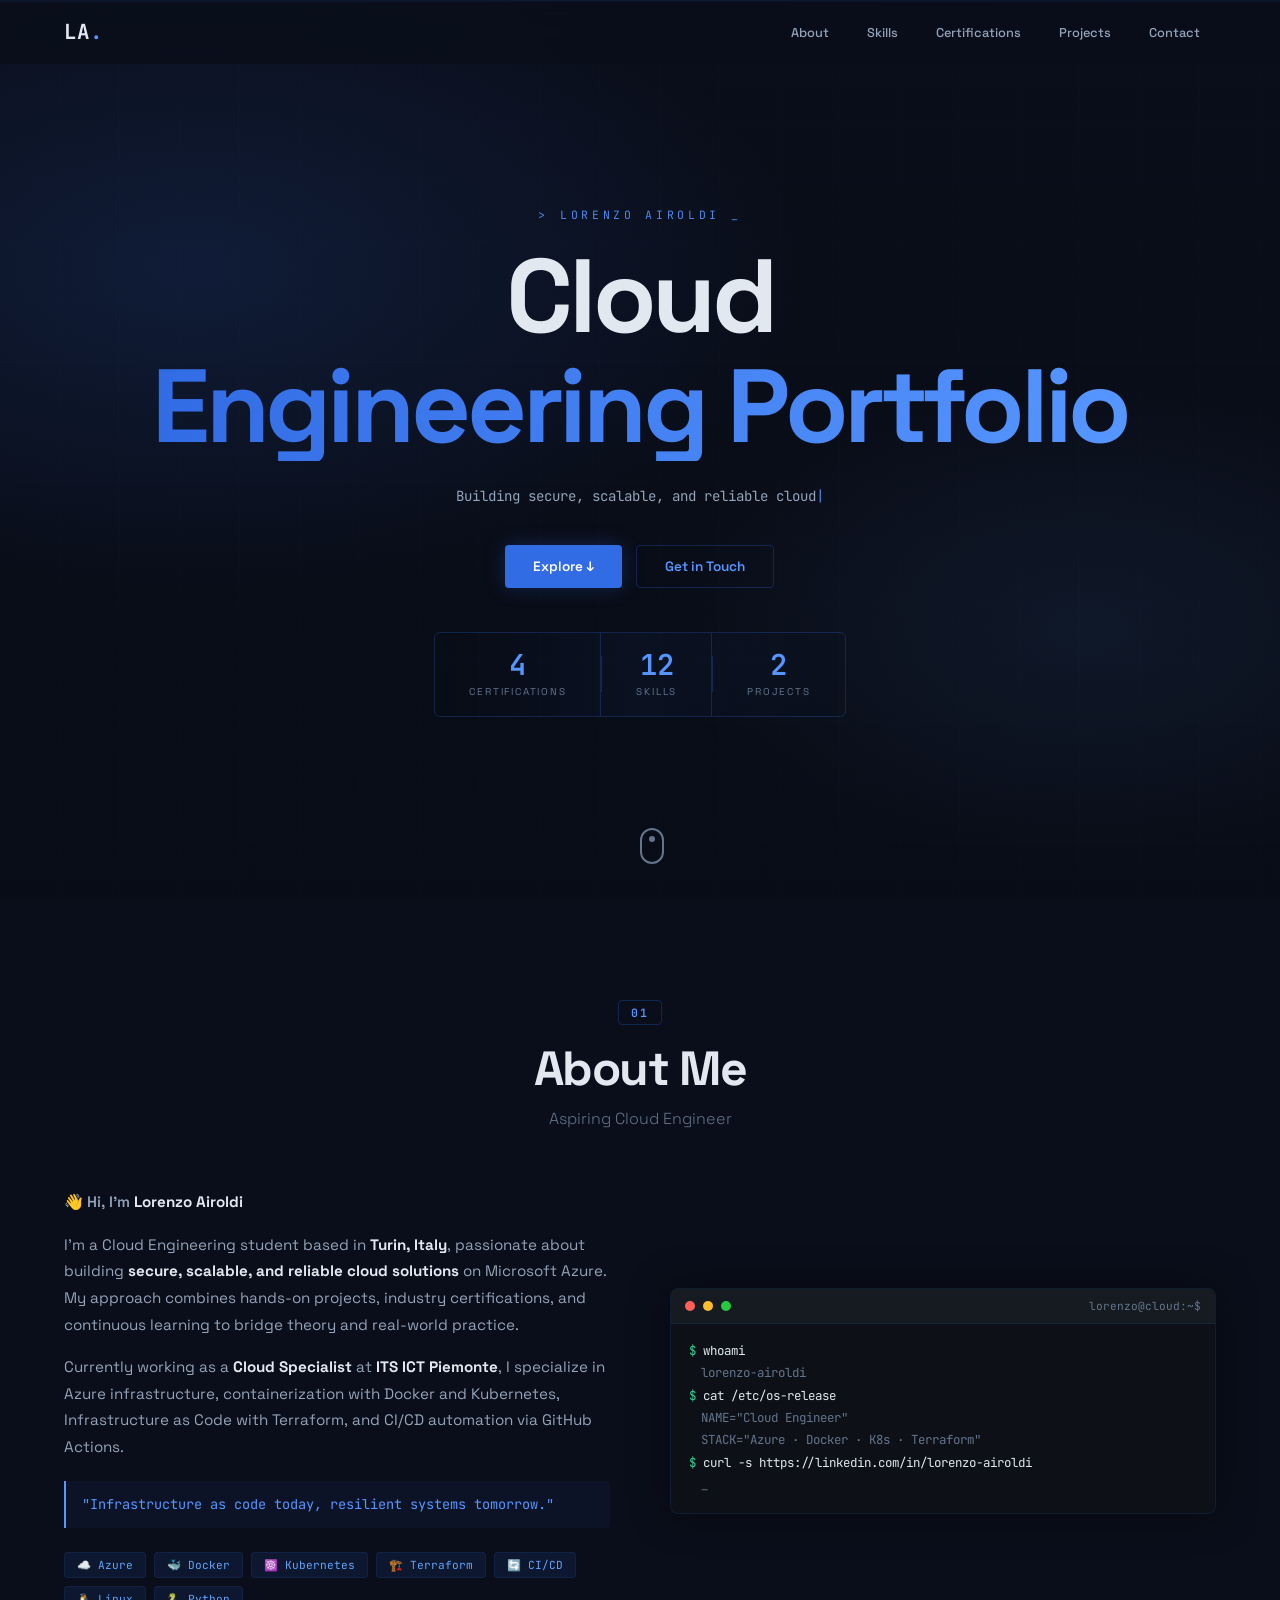
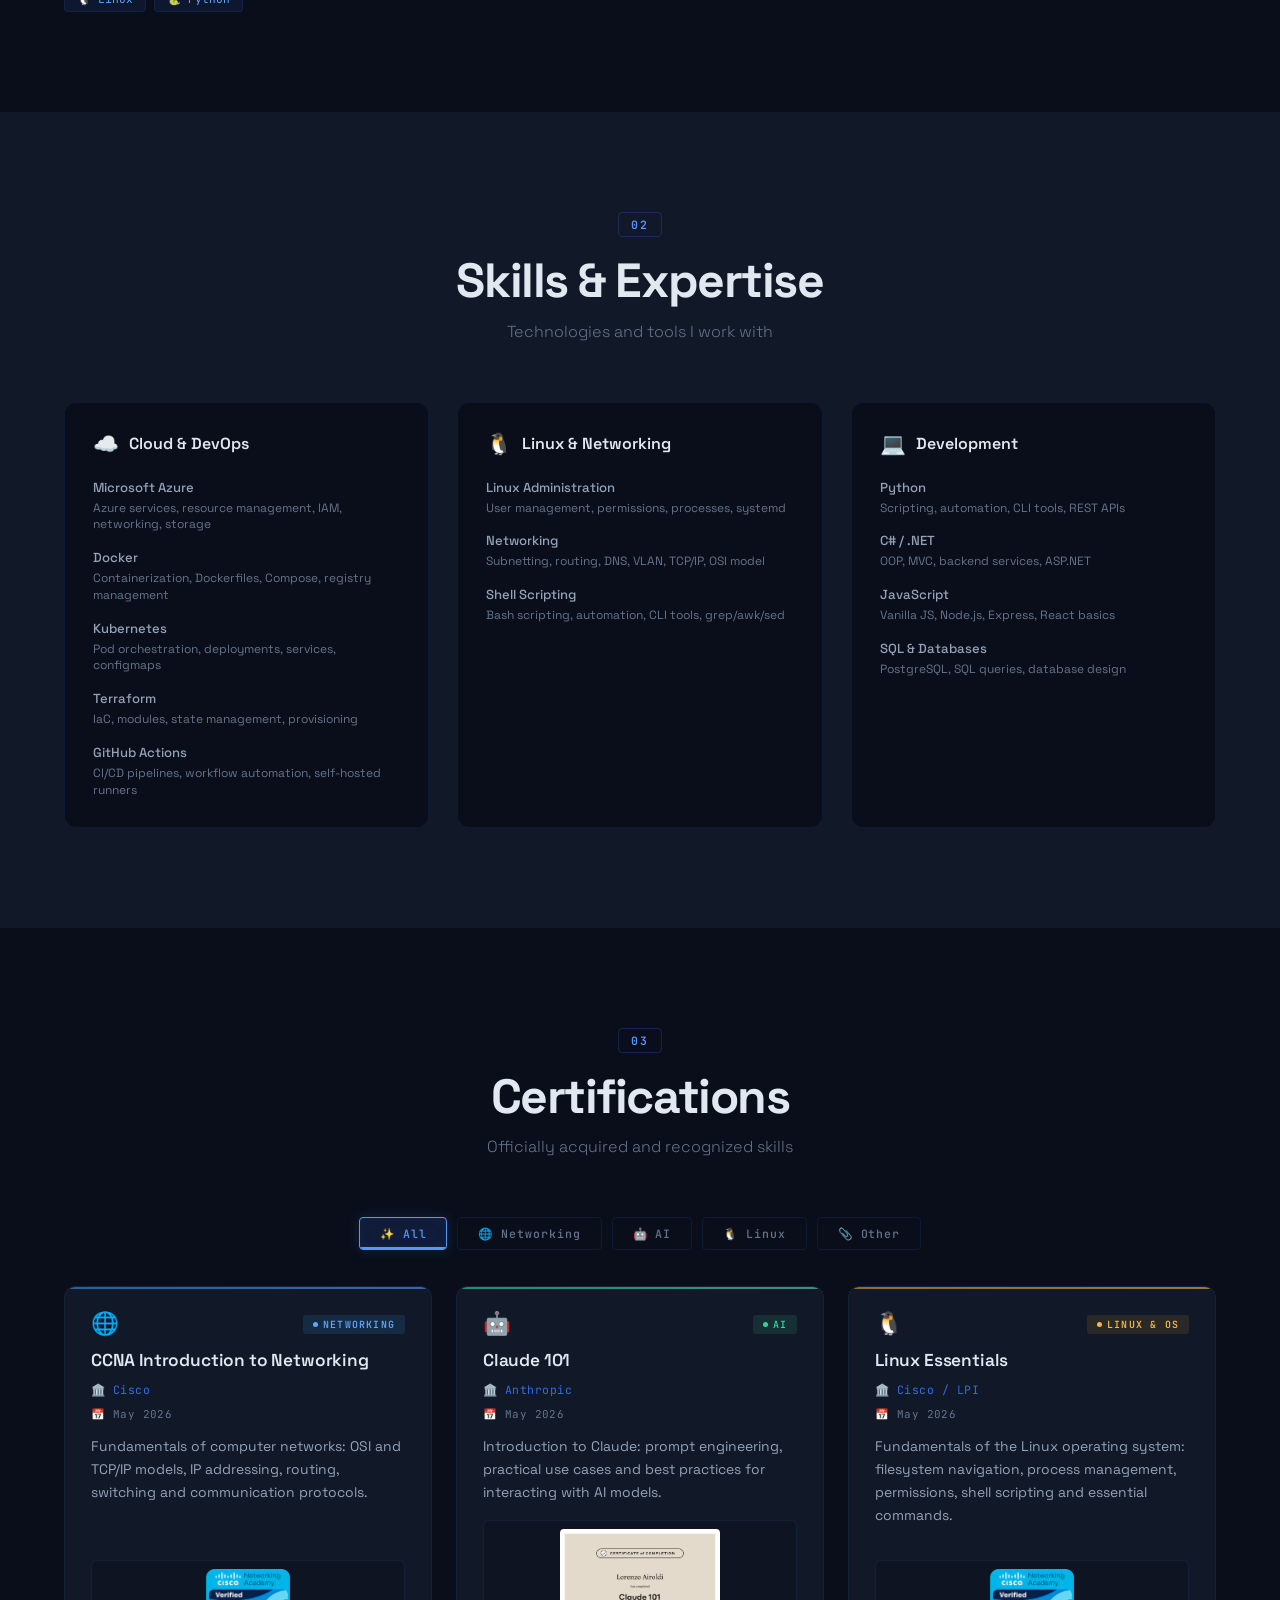
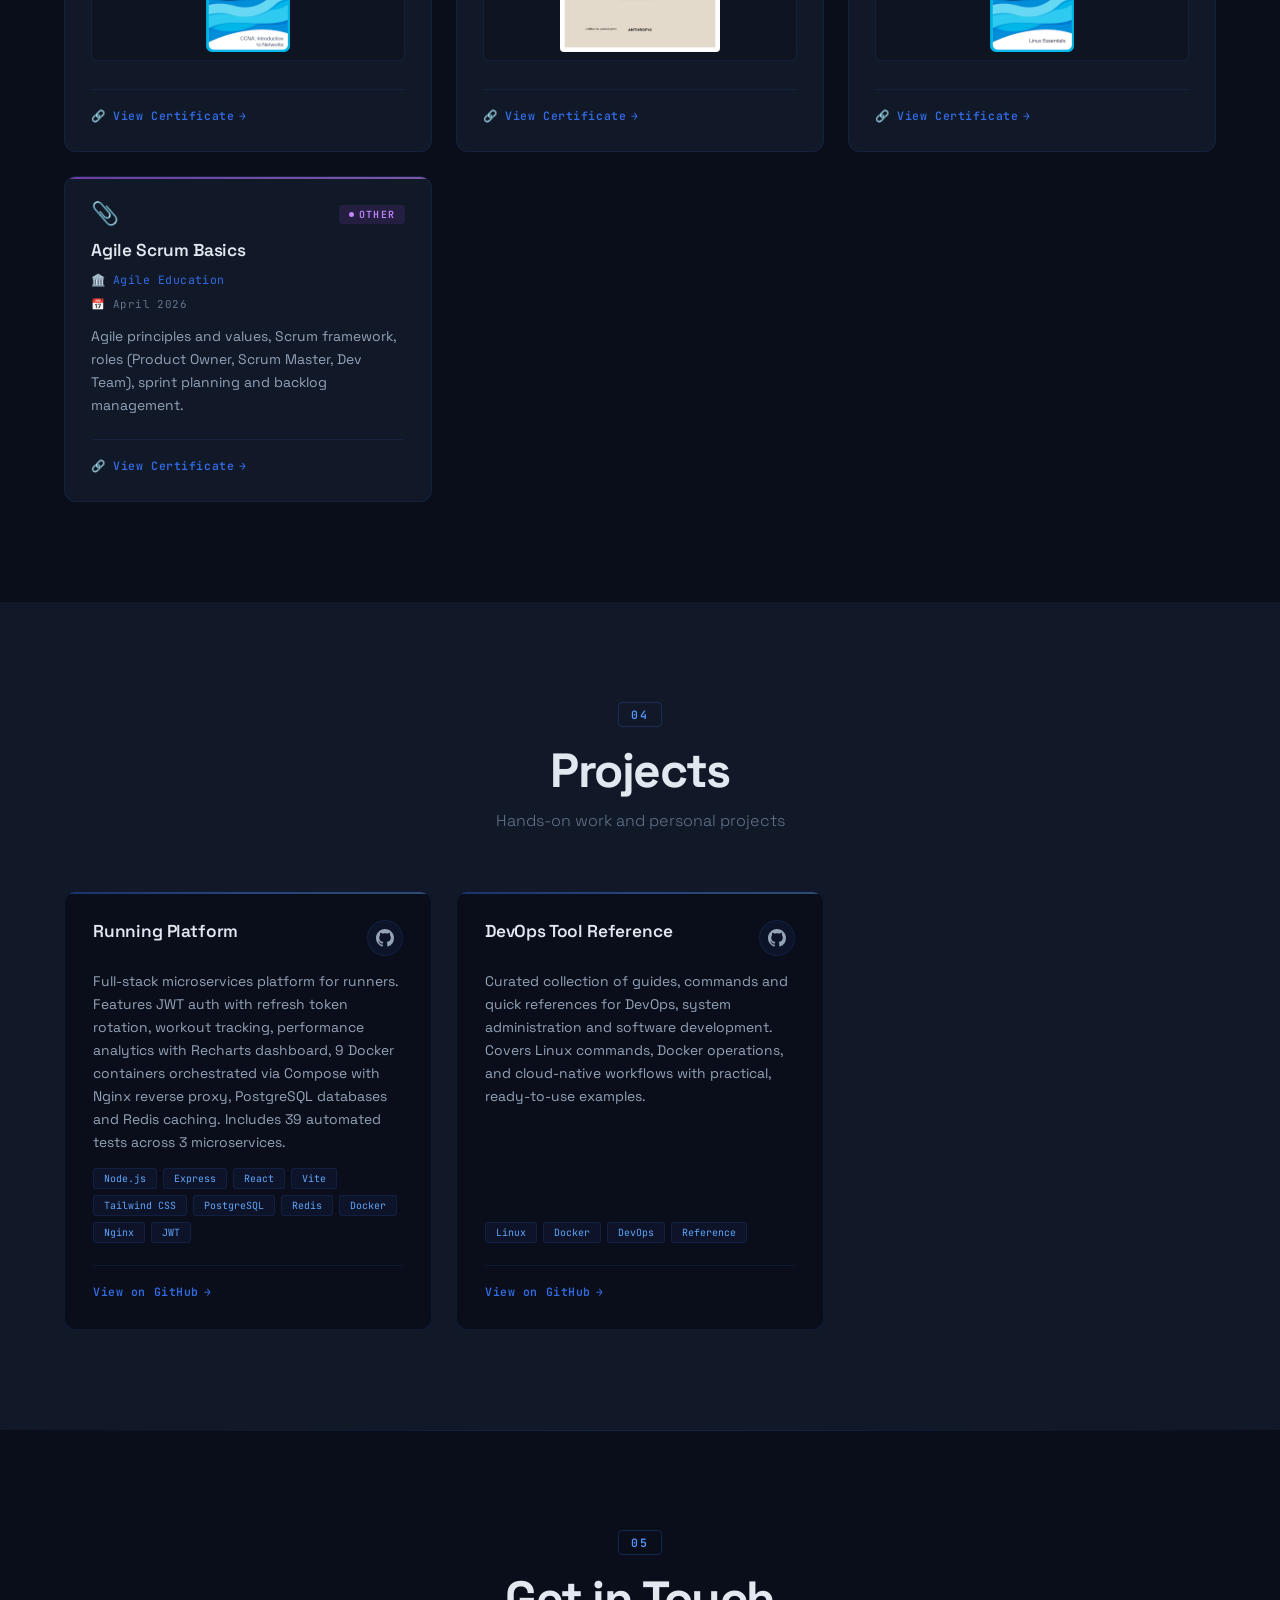
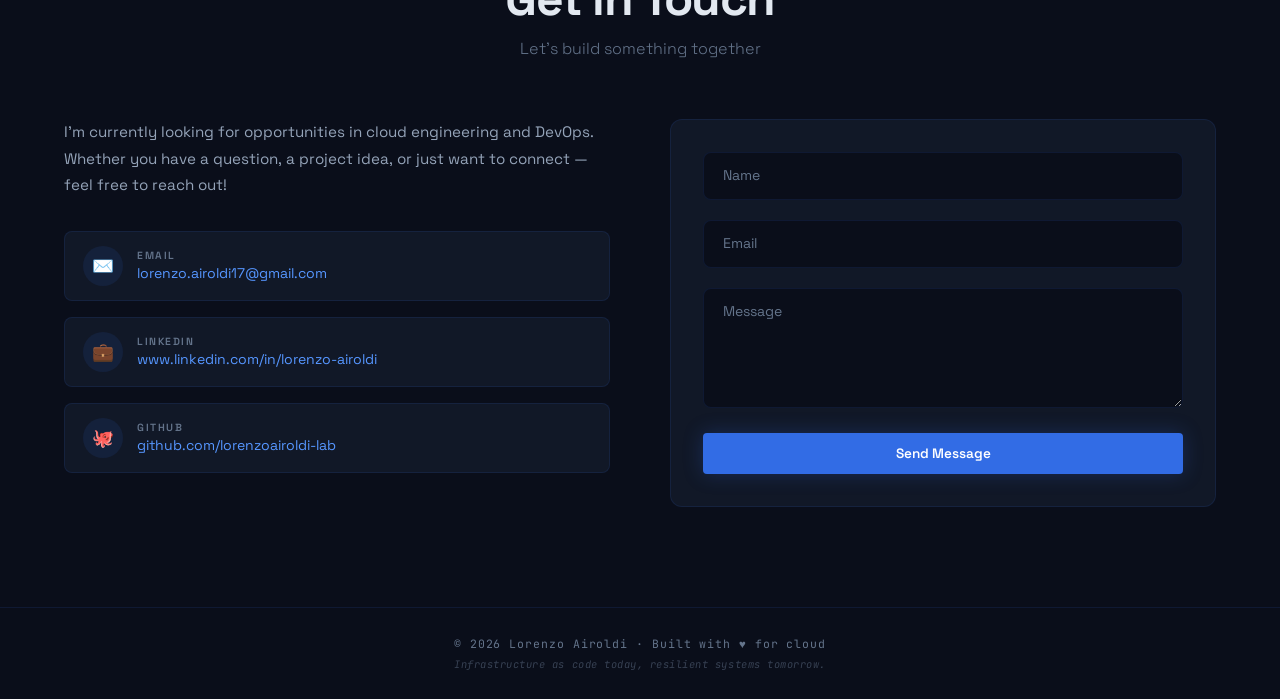
<file: index.html>
<!DOCTYPE html>
<html lang="en">
<head>
  <meta charset="UTF-8" />
  <meta name="viewport" content="width=device-width, initial-scale=1.0, viewport-fit=cover" />
  <meta name="description" content="Lorenzo Airoldi · Cloud Engineering Portfolio — Azure, DevOps, Infrastructure as Code" />
  <meta name="theme-color" content="#0a0e1a" />
  <meta name="color-scheme" content="dark" />

  <meta property="og:title" content="Lorenzo Airoldi · Portfolio" />
  <meta property="og:description" content="Cloud Engineering portfolio: skills, certifications, projects and contact information." />
  <meta property="og:type" content="website" />
  <meta property="og:url" content="https://lorenzoairoldi-lab.github.io/Portfolio" />
  <meta name="twitter:card" content="summary_large_image" />

  <title>Lorenzo Airoldi · Cloud Engineering Portfolio</title>

  <link rel="preconnect" href="https://fonts.googleapis.com" />
  <link rel="preconnect" href="https://fonts.gstatic.com" crossorigin />
  <link href="https://fonts.googleapis.com/css2?family=Space+Grotesk:wght@300;400;500;600;700&family=JetBrains+Mono:wght@400;500;600;700&display=swap" rel="stylesheet" />
  <link rel="stylesheet" href="style.css" />
  <link rel="icon" href="data:image/svg+xml,<svg xmlns='http://www.w3.org/2000/svg' viewBox='0 0 100 100'><text y='.9em' font-size='90'>☁️</text></svg>" />
</head>
<body>

  <!-- ─── Progress bar ─────────────── -->
  <div class="progress-track" id="progressTrack" aria-hidden="true">
    <div class="progress-thumb" id="progressThumb"></div>
  </div>

  <!-- ─── Navigation ──────────────── -->
  <nav class="navbar" id="navbar" role="navigation" aria-label="Main navigation">
    <div class="nav-container">
      <a href="#hero" class="nav-logo">LA<span class="nav-logo-accent">.</span></a>
      <button class="nav-toggle" id="navToggle" aria-label="Toggle navigation" aria-expanded="false">
        <span class="nav-toggle-bar"></span>
        <span class="nav-toggle-bar"></span>
        <span class="nav-toggle-bar"></span>
      </button>
      <ul class="nav-links" id="navLinks" role="menubar">
        <li role="none"><a href="#about" class="nav-link" role="menuitem">About</a></li>
        <li role="none"><a href="#skills" class="nav-link" role="menuitem">Skills</a></li>
        <li role="none"><a href="#certifications" class="nav-link" role="menuitem">Certifications</a></li>
        <li role="none"><a href="#projects" class="nav-link" role="menuitem">Projects</a></li>
        <li role="none"><a href="#contact" class="nav-link" role="menuitem">Contact</a></li>
      </ul>
    </div>
  </nav>

  <!-- ─── Hero ─────────────────────── -->
  <header class="hero" id="hero">
    <canvas class="particle-canvas" id="particleCanvas" aria-hidden="true"></canvas>
    <div class="hero-bg" aria-hidden="true"></div>
    <div class="hero-scanline" aria-hidden="true"></div>

    <div class="hero-content">
      <p class="hero-label">Lorenzo Airoldi</p>
      <h1 class="hero-title">Cloud<br /><span>Engineering Portfolio</span></h1>
      <p class="hero-sub" id="typewriter" aria-live="polite">Building secure, scalable, and reliable cloud solutions on Microsoft Azure.</p>
      <div class="hero-cta">
        <a href="#about" class="btn-primary">Explore &#8595;</a>
        <a href="#contact" class="btn-outline">Get in Touch</a>
      </div>
      <div class="hero-stats" id="heroStats">
        <div class="stat">
          <span class="stat-num" id="stat-certs">0</span>
          <span class="stat-label">Certifications</span>
        </div>
        <div class="stat-divider"></div>
        <div class="stat">
          <span class="stat-num" id="stat-skills">0</span>
          <span class="stat-label">Skills</span>
        </div>
        <div class="stat-divider"></div>
        <div class="stat">
          <span class="stat-num" id="stat-projects">0</span>
          <span class="stat-label">Projects</span>
        </div>
      </div>
    </div>

    <div class="scroll-hint" aria-hidden="true">
      <svg width="24" height="36" viewBox="0 0 24 36" fill="none" aria-hidden="true">
        <rect x="1" y="1" width="22" height="34" rx="11" stroke="currentColor" stroke-width="2" />
        <circle cx="12" cy="11" r="3" fill="currentColor" class="scroll-dot" />
      </svg>
    </div>
  </header>

  <!-- ─── About ────────────────────── -->
  <section class="section" id="about" aria-label="About me">
    <div class="container">
      <div class="section-header">
        <span class="section-number">01</span>
        <h2 class="section-title">About Me</h2>
        <p class="section-desc">Aspiring Cloud Engineer</p>
      </div>
      <div class="about-grid">
        <div class="about-text">
          <p class="about-greeting">
            <span class="wave">👋</span> Hi, I'm <strong>Lorenzo Airoldi</strong>
          </p>
          <p>
            I'm a Cloud Engineering student based in <strong>Turin, Italy</strong>, passionate about building
            <strong>secure, scalable, and reliable cloud solutions</strong> on Microsoft Azure. My approach combines
            hands-on projects, industry certifications, and continuous learning to bridge theory and real-world practice.
          </p>
          <p>
            Currently working as a <strong>Cloud Specialist</strong> at <strong>ITS ICT Piemonte</strong>,
            I specialize in Azure infrastructure, containerization with Docker and Kubernetes,
            Infrastructure as Code with Terraform, and CI/CD automation via GitHub Actions.
          </p>
          <p class="about-motto">
            "Infrastructure as code today, resilient systems tomorrow."
          </p>
          <div class="about-tags">
            <span class="tag">☁️ Azure</span>
            <span class="tag">🐳 Docker</span>
            <span class="tag">☸️ Kubernetes</span>
            <span class="tag">🏗️ Terraform</span>
            <span class="tag">🔄 CI/CD</span>
            <span class="tag">🐧 Linux</span>
            <span class="tag">🐍 Python</span>
          </div>
        </div>
        <div class="about-visual">
          <div class="about-terminal">
            <div class="terminal-header">
              <span class="terminal-dot red"></span>
              <span class="terminal-dot yellow"></span>
              <span class="terminal-dot green"></span>
              <span class="terminal-title">lorenzo@cloud:~$</span>
            </div>
            <div class="terminal-body">
              <div class="terminal-line"><span class="prompt">$</span> <span class="cmd">whoami</span></div>
              <div class="terminal-line output">lorenzo-airoldi</div>
              <div class="terminal-line"><span class="prompt">$</span> <span class="cmd">cat /etc/os-release</span></div>
              <div class="terminal-line output">NAME="Cloud Engineer"</div>
              <div class="terminal-line output">STACK="Azure · Docker · K8s · Terraform"</div>
              <div class="terminal-line"><span class="prompt">$</span> <span class="cmd">curl -s https://linkedin.com/in/lorenzo-airoldi</span></div>
              <div class="terminal-line output blink-cursor">_</div>
            </div>
          </div>
        </div>
      </div>
    </div>
  </section>

  <!-- ─── Skills ───────────────────── -->
  <section class="section section-alt" id="skills" aria-label="Skills">
    <div class="container">
      <div class="section-header">
        <span class="section-number">02</span>
        <h2 class="section-title">Skills &amp; Expertise</h2>
        <p class="section-desc">Technologies and tools I work with</p>
      </div>
      <div class="skills-grid" id="skillsGrid">
        <!-- Popolato da JS -->
      </div>
    </div>
  </section>

  <!-- ─── Certifications ──────────── -->
  <section class="section" id="certifications" aria-label="Certifications">
    <div class="container">
      <div class="section-header">
        <span class="section-number">03</span>
        <h2 class="section-title">Certifications</h2>
        <p class="section-desc">Officially acquired and recognized skills</p>
      </div>

      <!-- Filter bar -->
      <nav class="cert-filter" aria-label="Filter certifications by category">
        <div class="filter-bar" role="tablist">
          <button class="filter-btn active" data-filter="all" role="tab" aria-selected="true">✨ All</button>
          <button class="filter-btn" data-filter="network" role="tab" aria-selected="false">🌐 Networking</button>
          <button class="filter-btn" data-filter="ai" role="tab" aria-selected="false">🤖 AI</button>
          <button class="filter-btn" data-filter="linux" role="tab" aria-selected="false">🐧 Linux</button>
          <button class="filter-btn" data-filter="other" role="tab" aria-selected="false">📎 Other</button>
        </div>
      </nav>

      <div class="cards-grid" id="cardsGrid" role="list"></div>
      <p class="no-results" id="noResults" role="status">📭 No certifications found for this category.</p>
    </div>
  </section>

  <!-- Badge Modal -->
  <div class="modal-overlay" id="badgeModal" role="dialog" aria-modal="true" aria-hidden="true">
    <div class="modal-content">
      <button class="modal-close" id="modalClose" aria-label="Close">&#10005;</button>
      <div class="modal-body">
        <img class="modal-badge-img" id="modalBadgeImg" alt="" />
      </div>
      <div class="modal-footer">
        <span class="modal-cert-title" id="modalCertTitle"></span>
        <a class="card-link" id="modalLink" target="_blank" rel="noopener">&#128279; View Certificate</a>
      </div>
    </div>
  </div>

  <!-- ─── Projects ─────────────────── -->
  <section class="section section-alt" id="projects" aria-label="Projects">
    <div class="container">
      <div class="section-header">
        <span class="section-number">04</span>
        <h2 class="section-title">Projects</h2>
        <p class="section-desc">Hands-on work and personal projects</p>
      </div>
      <div class="projects-grid" id="projectsGrid">
        <!-- Popolato da JS -->
      </div>
    </div>
  </section>

  <!-- ─── Contact ──────────────────── -->
  <section class="section section-contact" id="contact" aria-label="Contact">
    <div class="container">
      <div class="section-header">
        <span class="section-number">05</span>
        <h2 class="section-title">Get in Touch</h2>
        <p class="section-desc">Let's build something together</p>
      </div>
      <div class="contact-grid">
        <div class="contact-info">
          <p class="contact-intro">
            I'm currently looking for opportunities in cloud engineering and DevOps.
            Whether you have a question, a project idea, or just want to connect —
            feel free to reach out!
          </p>
          <div class="contact-items" id="contactItems">
            <!-- Popolato da JS -->
          </div>
        </div>
        <div class="contact-form-wrap">
          <form class="contact-form" id="contactForm" action="#" method="POST">
            <div class="form-group">
              <input type="text" id="formName" class="form-input" placeholder="Your name" required autocomplete="name" />
              <label for="formName" class="form-label">Name</label>
            </div>
            <div class="form-group">
              <input type="email" id="formEmail" class="form-input" placeholder="Your email" required autocomplete="email" />
              <label for="formEmail" class="form-label">Email</label>
            </div>
            <div class="form-group">
              <textarea id="formMessage" class="form-input form-textarea" placeholder="Your message" rows="5" required></textarea>
              <label for="formMessage" class="form-label">Message</label>
            </div>
            <button type="submit" class="btn-primary btn-submit">
              <span class="btn-text">Send Message</span>
              <span class="btn-sent">&#10003; Sent!</span>
            </button>
          </form>
        </div>
      </div>
    </div>
  </section>

  <!-- ─── Footer ───────────────────── -->
  <footer class="site-footer">
    <div class="container">
      <div class="footer-content">
        <p class="footer-copy">&copy; <span id="year"></span> Lorenzo Airoldi &middot; Built with &#9829; for cloud</p>
        <p class="footer-motto">Infrastructure as code today, resilient systems tomorrow.</p>
      </div>
    </div>
  </footer>

  <script src="js/app.js"></script>
</body>
</html>
</file>
<file: style.css>
/* ============================================================
   Lorenzo Airoldi · Portfolio — Main Stylesheet
   Dark theme · Azure-inspired palette
   ============================================================ */

/* ─── Reset & box-sizing ─────────────────────────────── */
*, *::before, *::after {
  box-sizing: border-box;
  margin: 0;
  padding: 0;
}

/* ─── Design tokens ──────────────────────────────────── */
:root {
  --bg:        #0a0e1a;
  --surface:   #111827;
  --surface2:  #1a2332;
  --surface3:  #1f2937;
  --border:    rgba(50, 108, 229, 0.12);
  --border2:   rgba(50, 108, 229, 0.25);
  --text:      #e2e8f0;
  --text2:     #94a3b8;
  --muted:     #64748b;
  --primary:   #326ce5;
  --primary2:  #5696ff;
  --accent:    #60a5fa;
  --electric:  #3b82f6;
  --green:     #36d399;
  --cyan:      #22d3ee;
  --orange:    #f59e0b;
  --purple:    #a855f7;
  --radius:    12px;
  --radius-sm: 8px;
  --radius-xs: 4px;
  --ease-out:  cubic-bezier(0.22, 1, 0.36, 1);
  --ease-in:   cubic-bezier(0.55, 0, 0.75, 0.25);
  --nav-h:     64px;
  --container: 1200px;
}

/* ─── Base ────────────────────────────────────────────── */
html {
  scroll-behavior: smooth;
  scroll-padding-top: var(--nav-h);
}

body {
  font-family: 'Space Grotesk', -apple-system, BlinkMacSystemFont, 'Segoe UI', sans-serif;
  background: var(--bg);
  color: var(--text);
  min-height: 100vh;
  overflow-x: hidden;
  -webkit-tap-highlight-color: rgba(50, 108, 229, 0.15);
}

::selection {
  background: rgba(50, 108, 229, 0.3);
  color: #fff;
}

.container {
  max-width: var(--container);
  margin: 0 auto;
  padding: 0 24px;
}

a {
  color: var(--primary2);
  text-decoration: none;
}

img {
  max-width: 100%;
  height: auto;
  display: block;
}

/* ─── Progress bar ───────────────────────────────────── */
.progress-track {
  position: fixed;
  top: 0; left: 0; right: 0;
  height: 2px;
  z-index: 9999;
  background: rgba(50, 108, 229, 0.08);
}

.progress-thumb {
  height: 100%;
  width: 100%;
  background: linear-gradient(90deg, var(--primary), var(--primary2));
  transform: scaleX(0);
  transform-origin: left;
  transition: transform 0.1s linear;
}

/* ─── Navigation ─────────────────────────────────────── */
.navbar {
  position: fixed;
  top: 0; left: 0; right: 0;
  height: var(--nav-h);
  z-index: 500;
  background: rgba(10, 14, 26, 0.8);
  backdrop-filter: blur(24px) saturate(1.4);
  -webkit-backdrop-filter: blur(24px) saturate(1.4);
  border-bottom: 1px solid transparent;
  transition: border-color 0.3s ease, background 0.3s ease;
}

.navbar.scrolled {
  border-bottom-color: var(--border);
  background: rgba(10, 14, 26, 0.92);
}

.nav-container {
  max-width: var(--container);
  margin: 0 auto;
  padding: 0 24px;
  display: flex;
  align-items: center;
  justify-content: space-between;
  height: 100%;
}

.nav-logo {
  font-family: 'JetBrains Mono', monospace;
  font-size: 1.3rem;
  font-weight: 700;
  color: var(--text);
  letter-spacing: 0.05em;
  transition: color 0.2s ease;
}

.nav-logo:hover {
  color: var(--primary2);
}

.nav-logo-accent {
  color: var(--primary2);
}

.nav-links {
  display: flex;
  gap: 6px;
  list-style: none;
}

.nav-link {
  font-family: 'Space Grotesk', sans-serif;
  font-size: 0.8rem;
  font-weight: 500;
  color: var(--text2);
  padding: 8px 16px;
  border-radius: var(--radius-xs);
  position: relative;
  transition: color 0.25s ease, background 0.25s ease;
  white-space: nowrap;
  outline: none;
}

.nav-link::after {
  content: '';
  position: absolute;
  bottom: 2px; left: 16px; right: 16px;
  height: 2px;
  background: var(--primary2);
  transform: scaleX(0);
  transform-origin: center;
  transition: transform 0.3s var(--ease-out);
}

.nav-link:hover,
.nav-link:focus-visible {
  color: var(--primary2);
  background: rgba(50, 108, 229, 0.08);
}

.nav-link:focus-visible {
  outline: 2px solid var(--primary2);
  outline-offset: 2px;
}

.nav-link.active {
  color: var(--primary2);
}

.nav-link.active::after {
  transform: scaleX(1);
}

.nav-toggle {
  display: none;
  flex-direction: column;
  gap: 5px;
  background: none;
  border: none;
  cursor: pointer;
  padding: 8px;
  border-radius: 4px;
  z-index: 600;
}

.nav-toggle-bar {
  display: block;
  width: 24px;
  height: 2px;
  background: var(--text);
  border-radius: 2px;
  transition: transform 0.3s var(--ease-out), opacity 0.3s ease;
}

.nav-toggle.active .nav-toggle-bar:nth-child(1) {
  transform: translateY(7px) rotate(45deg);
}

.nav-toggle.active .nav-toggle-bar:nth-child(2) {
  opacity: 0;
}

.nav-toggle.active .nav-toggle-bar:nth-child(3) {
  transform: translateY(-7px) rotate(-45deg);
}

/* ─── Section shared ─────────────────────────────────── */
.section {
  padding: 100px 0;
}

.section-alt {
  background: var(--surface);
}

.section-header {
  text-align: center;
  margin-bottom: 60px;
}

.section-number {
  display: inline-block;
  font-family: 'JetBrains Mono', monospace;
  font-size: 0.72rem;
  font-weight: 600;
  color: var(--primary2);
  letter-spacing: 0.15em;
  padding: 4px 12px;
  border: 1px solid var(--border2);
  border-radius: var(--radius-xs);
  margin-bottom: 16px;
}

.section-title {
  font-size: clamp(2rem, 5vw, 3rem);
  font-weight: 700;
  line-height: 1.15;
  letter-spacing: -0.03em;
  margin-bottom: 12px;
}

.section-desc {
  font-size: 1rem;
  color: var(--muted);
  max-width: 520px;
  margin: 0 auto;
  font-weight: 300;
}

/* ─── Hero ────────────────────────────────────────────── */
.hero {
  position: relative;
  min-height: 100vh;
  display: flex;
  align-items: center;
  justify-content: center;
  overflow: hidden;
}

.particle-canvas {
  position: absolute;
  inset: 0;
  z-index: 0;
  pointer-events: none;
}

.hero-bg {
  position: absolute;
  inset: 0;
  background:
    radial-gradient(ellipse 80% 60% at 15% 30%, rgba(50, 108, 229, 0.15) 0%, transparent 60%),
    radial-gradient(ellipse 60% 50% at 85% 70%, rgba(96, 165, 250, 0.08) 0%, transparent 55%),
    linear-gradient(180deg, #0a0e1a 0%, #080c16 100%);
  animation: bgPulse 8s ease-in-out infinite alternate;
}

.hero-bg::after {
  content: '';
  position: absolute;
  inset: 0;
  background-image:
    repeating-linear-gradient(0deg, transparent, transparent 59px, rgba(50, 108, 229, 0.03) 60px),
    repeating-linear-gradient(90deg, transparent, transparent 59px, rgba(50, 108, 229, 0.03) 60px);
}

.hero-scanline {
  position: absolute;
  top: 0; left: 0; right: 0;
  height: 1px;
  z-index: 1;
  background: linear-gradient(90deg, transparent, rgba(50, 108, 229, 0.2), rgba(96, 165, 250, 0.4), rgba(50, 108, 229, 0.2), transparent);
  animation: scanDown 4s linear infinite;
  pointer-events: none;
  opacity: 0.7;
}

.hero-content {
  position: relative;
  z-index: 2;
  text-align: center;
  padding: calc(var(--nav-h) + 40px) 24px 80px;
  animation: fadeUp 1s var(--ease-out) both;
}

.hero-label {
  font-family: 'JetBrains Mono', monospace;
  font-size: 0.72rem;
  letter-spacing: 0.32em;
  text-transform: uppercase;
  color: var(--primary2);
  margin-bottom: 20px;
  opacity: 0.9;
}

.hero-label::before { content: '> '; }
.hero-label::after  { content: ' _'; }

.hero-title {
  font-size: clamp(2.8rem, 9vw, 6.5rem);
  font-weight: 700;
  line-height: 1.05;
  letter-spacing: -0.04em;
  margin-bottom: 24px;
}

.hero-title span {
  display: block;
  background: linear-gradient(90deg, var(--primary) 0%, var(--primary2) 50%, var(--accent) 100%);
  background-size: 200% auto;
  -webkit-background-clip: text;
  -webkit-text-fill-color: transparent;
  background-clip: text;
  animation: shimmer 3s linear infinite;
}

.hero-sub {
  font-family: 'JetBrains Mono', monospace;
  font-size: 0.88rem;
  color: var(--text2);
  max-width: 520px;
  margin: 0 auto 36px;
  line-height: 1.7;
  min-height: 1.7em;
  font-weight: 400;
}

.hero-sub::after {
  content: '|';
  animation: blink 0.7s step-end infinite;
  color: var(--primary2);
  font-weight: 300;
}

/* Hero CTA buttons */
.hero-cta {
  display: flex;
  gap: 14px;
  justify-content: center;
  margin-bottom: 44px;
  flex-wrap: wrap;
}

.btn-primary,
.btn-outline {
  display: inline-flex;
  align-items: center;
  gap: 8px;
  font-family: 'Space Grotesk', sans-serif;
  font-size: 0.85rem;
  font-weight: 600;
  padding: 12px 28px;
  border-radius: var(--radius-xs);
  transition: all 0.25s var(--ease-out);
  cursor: pointer;
  border: none;
  outline: none;
}

.btn-primary {
  background: var(--primary);
  color: #fff;
  box-shadow: 0 0 20px rgba(50, 108, 229, 0.25);
}

.btn-primary:hover {
  background: var(--primary2);
  transform: translateY(-2px);
  box-shadow: 0 0 30px rgba(50, 108, 229, 0.35);
}

.btn-primary:active {
  transform: translateY(0);
}

.btn-outline {
  background: transparent;
  color: var(--primary2);
  border: 1px solid var(--border2);
}

.btn-outline:hover {
  border-color: var(--primary2);
  background: rgba(50, 108, 229, 0.08);
  transform: translateY(-2px);
}

.btn-outline:active {
  transform: translateY(0);
}

.btn-primary:focus-visible,
.btn-outline:focus-visible {
  outline: 2px solid var(--primary2);
  outline-offset: 2px;
}

/* ─── Hero stats ─────────────────────────────────────── */
.hero-stats {
  display: inline-flex;
  align-items: center;
  border: 1px solid var(--border2);
  border-radius: 6px;
  overflow: hidden;
  backdrop-filter: blur(12px);
  -webkit-backdrop-filter: blur(12px);
  position: relative;
}

.hero-stats::before {
  content: '';
  position: absolute;
  inset: 0;
  background: linear-gradient(90deg, transparent, rgba(50, 108, 229, 0.05), transparent);
  animation: scanH 2.5s linear infinite;
  pointer-events: none;
}

.stat {
  text-align: center;
  padding: 18px 34px;
  border-right: 1px solid var(--border2);
}

.stat:last-child { border-right: none; }

.stat-num {
  display: block;
  font-family: 'JetBrains Mono', monospace;
  font-size: 1.8rem;
  font-weight: 600;
  color: var(--primary2);
  line-height: 1;
}

.stat-label {
  display: block;
  font-size: 0.62rem;
  letter-spacing: 0.18em;
  text-transform: uppercase;
  color: var(--muted);
  margin-top: 5px;
}

.stat-divider {
  width: 1px;
  height: 36px;
  background: var(--border2);
}

/* ─── Scroll hint ────────────────────────────────────── */
.scroll-hint {
  position: absolute;
  bottom: 36px;
  left: 50%;
  transform: translateX(-50%);
  color: var(--muted);
  z-index: 2;
  opacity: 0.6;
  animation: fadeUp 1s ease 1.5s both;
}

.scroll-hint svg {
  display: block;
  animation: bounce 2s ease infinite;
}

.scroll-dot {
  animation: scrollDot 2s ease infinite;
}

/* ─── About section ──────────────────────────────────── */
.about-grid {
  display: grid;
  grid-template-columns: 1fr 1fr;
  gap: 60px;
  align-items: center;
}

.about-greeting {
  font-size: 1.3rem;
  font-weight: 600;
  margin-bottom: 20px;
}

.wave {
  display: inline-block;
  animation: wave 2s ease-in-out infinite;
}

.about-text p {
  color: var(--text2);
  line-height: 1.75;
  margin-bottom: 16px;
  font-size: 0.95rem;
}

.about-text strong {
  color: var(--text);
}

.about-motto {
  font-family: 'JetBrains Mono', monospace;
  font-size: 0.85rem !important;
  color: var(--primary2) !important;
  padding: 12px 16px;
  border-left: 2px solid var(--primary2);
  background: rgba(50, 108, 229, 0.06);
  border-radius: 0 var(--radius-xs) var(--radius-xs) 0;
  margin-top: 20px;
}

.about-tags {
  display: flex;
  flex-wrap: wrap;
  gap: 8px;
  margin-top: 24px;
}

.tag {
  font-family: 'JetBrains Mono', monospace;
  font-size: 0.7rem;
  padding: 5px 12px;
  border-radius: var(--radius-xs);
  background: rgba(50, 108, 229, 0.1);
  color: var(--accent);
  border: 1px solid var(--border);
}

/* About terminal */
.about-terminal {
  background: #0d1117;
  border: 1px solid var(--border);
  border-radius: var(--radius-sm);
  overflow: hidden;
  font-family: 'JetBrains Mono', monospace;
  box-shadow: 0 0 40px rgba(0, 0, 0, 0.4);
}

.terminal-header {
  display: flex;
  align-items: center;
  gap: 8px;
  padding: 10px 14px;
  background: #161b22;
  border-bottom: 1px solid var(--border);
}

.terminal-dot {
  width: 10px;
  height: 10px;
  border-radius: 50%;
}

.terminal-dot.red { background: #ff5f56; }
.terminal-dot.yellow { background: #ffbd2e; }
.terminal-dot.green { background: #27c93f; }

.terminal-title {
  font-size: 0.7rem;
  color: var(--muted);
  margin-left: auto;
}

.terminal-body {
  padding: 16px 18px;
}

.terminal-line {
  font-size: 0.78rem;
  line-height: 1.8;
  white-space: nowrap;
  overflow: hidden;
  text-overflow: ellipsis;
}

.terminal-line .prompt {
  color: var(--green);
}

.terminal-line .cmd {
  color: var(--text);
}

.terminal-line.output {
  color: var(--muted);
  padding-left: 12px;
}

.blink-cursor {
  animation: blink 0.7s step-end infinite;
}

/* ─── Skills section ─────────────────────────────────── */
.skills-grid {
  display: grid;
  grid-template-columns: repeat(auto-fit, minmax(340px, 1fr));
  gap: 28px;
}

.skill-category {
  background: var(--bg);
  border: 1px solid var(--border);
  border-radius: var(--radius);
  padding: 28px;
  transition: border-color 0.3s ease, transform 0.3s var(--ease-out);
}

.skill-category:hover {
  border-color: var(--border2);
  transform: translateY(-3px);
}

.skill-category-header {
  display: flex;
  align-items: center;
  gap: 10px;
  margin-bottom: 22px;
}

.skill-category-icon {
  font-size: 1.3rem;
}

.skill-category-name {
  font-size: 1rem;
  font-weight: 600;
  color: var(--text);
}

.skill-item {
  margin-bottom: 16px;
}

.skill-item:last-child {
  margin-bottom: 0;
}

.skill-name {
  display: block;
  font-size: 0.82rem;
  font-weight: 500;
  color: var(--text2);
  margin-bottom: 4px;
}

.skill-desc {
  font-size: 0.75rem;
  color: var(--muted);
  line-height: 1.4;
  margin-bottom: 12px;
}

.skill-item:last-child .skill-desc {
  margin-bottom: 0;
}

/* ─── Certifications ─────────────────────────────────── */
.cert-filter {
  margin-bottom: 36px;
}

.filter-bar {
  display: flex;
  gap: 10px;
  flex-wrap: wrap;
  justify-content: center;
}

.filter-btn {
  font-family: 'JetBrains Mono', monospace;
  font-size: 0.72rem;
  font-weight: 500;
  padding: 8px 20px;
  border-radius: var(--radius-xs);
  border: 1px solid var(--border);
  background: transparent;
  color: var(--muted);
  letter-spacing: 0.08em;
  white-space: nowrap;
  cursor: pointer;
  position: relative;
  overflow: hidden;
  user-select: none;
  outline: none;
  transition:
    color 0.25s var(--ease-out),
    border-color 0.25s var(--ease-out),
    background 0.25s var(--ease-out),
    box-shadow 0.25s var(--ease-out);
}

.filter-btn::after {
  content: '';
  position: absolute;
  bottom: 0; left: 0; right: 0;
  height: 2px;
  background: var(--primary2);
  transform: scaleX(0);
  transform-origin: left;
  transition: transform 0.3s var(--ease-out);
}

.filter-btn:hover {
  border-color: var(--primary);
  color: var(--primary2);
  background: rgba(50, 108, 229, 0.07);
}

.filter-btn:focus-visible {
  outline: 2px solid var(--primary2);
  outline-offset: 2px;
}

.filter-btn.active {
  background: rgba(50, 108, 229, 0.15);
  border-color: var(--primary2);
  color: var(--primary2);
  box-shadow: 0 0 14px rgba(50, 108, 229, 0.2), inset 0 0 14px rgba(50, 108, 229, 0.05);
}

.filter-btn.active::after {
  transform: scaleX(1);
}

.filter-btn:active {
  transform: scale(0.96);
  transition-duration: 0.08s;
}

.cards-grid {
  display: grid;
  grid-template-columns: repeat(auto-fill, minmax(320px, 1fr));
  gap: 24px;
}

/* Card */
.card {
  position: relative;
  background: var(--surface);
  border: 1px solid var(--border);
  border-radius: var(--radius);
  padding: 26px;
  display: flex;
  flex-direction: column;
  gap: 10px;
  overflow: hidden;
  transition:
    transform 0.4s var(--ease-out),
    border-color 0.35s var(--ease-out),
    box-shadow 0.4s var(--ease-out);
}

.card.animate-in {
  animation: cardIn 0.5s var(--ease-out) both;
}

@keyframes cardIn {
  from { opacity: 0; transform: translateY(20px) scale(0.97); }
  to   { opacity: 1; transform: translateY(0) scale(1); }
}

.card:hover {
  transform: translateY(-6px) scale(1.01);
  border-color: var(--border2);
  box-shadow:
    0 0 30px rgba(50, 108, 229, 0.1),
    0 20px 50px rgba(0, 0, 0, 0.5);
}

.card:active {
  transform: translateY(-2px) scale(0.98);
  transition-duration: 0.08s;
}

/* Card shine */
.card::before {
  content: '';
  position: absolute;
  top: -60%;
  left: -20%;
  width: 60%;
  height: 200%;
  background: linear-gradient(
    105deg,
    transparent 40%,
    rgba(50, 108, 229, 0.05) 50%,
    transparent 60%
  );
  transform: skewX(-15deg) translateX(-100%);
  pointer-events: none;
}

.card:hover::before {
  transform: skewX(-15deg) translateX(300%);
  transition: transform 0.7s var(--ease-out);
}

.card-accent {
  position: absolute;
  top: 0; left: 0; right: 0;
  height: 2px;
  border-radius: var(--radius) var(--radius) 0 0;
  background: linear-gradient(90deg, var(--primary), var(--primary2));
  opacity: 0.6;
  transition: opacity 0.3s ease, height 0.3s ease;
}

.card:hover .card-accent {
  opacity: 1;
  height: 3px;
}

.card[data-category="network"] .card-accent {
  background: linear-gradient(90deg, #3292e5, #5696ff);
}
.card[data-category="ai"] .card-accent {
  background: linear-gradient(90deg, #36d399, #60dbb0);
}
.card[data-category="linux"] .card-accent {
  background: linear-gradient(90deg, #e5a532, #f0b845);
}
.card[data-category="other"] .card-accent {
  background: linear-gradient(90deg, #a855f7, #c084fc);
}

.card-header {
  display: flex;
  align-items: center;
  justify-content: space-between;
}

.card-icon {
  font-size: 1.4rem;
  line-height: 1;
  display: flex;
  align-items: center;
}

.card-badge {
  font-family: 'JetBrains Mono', monospace;
  font-size: 0.62rem;
  font-weight: 600;
  letter-spacing: 0.12em;
  text-transform: uppercase;
  padding: 3px 10px;
  border-radius: 3px;
  display: inline-flex;
  align-items: center;
  gap: 5px;
}

.card-badge::before {
  content: '';
  width: 5px;
  height: 5px;
  border-radius: 50%;
  display: inline-block;
}

.card-badge.network {
  background: rgba(50, 146, 229, 0.15);
  color: #60a5fa;
}
.card-badge.network::before { background: #60a5fa; }

.card-badge.ai {
  background: rgba(54, 211, 153, 0.12);
  color: #36d399;
}
.card-badge.ai::before { background: #36d399; }

.card-badge.linux {
  background: rgba(229, 165, 50, 0.12);
  color: #f0b845;
}
.card-badge.linux::before { background: #f0b845; }

.card-badge.other {
  background: rgba(168, 85, 247, 0.12);
  color: #c084fc;
}
.card-badge.other::before { background: #c084fc; }

/* Status badge */
.card-status {
  font-family: 'JetBrains Mono', monospace;
  font-size: 0.6rem;
  font-weight: 600;
  letter-spacing: 0.08em;
  text-transform: uppercase;
  padding: 2px 8px;
  border-radius: 3px;
}

.card-status.earned { display: none; }

.card-status.in-progress {
  background: rgba(245, 158, 11, 0.12);
  color: #f59e0b;
}

.card-status.planned {
  background: rgba(100, 116, 139, 0.15);
  color: #94a3b8;
}

.card-title {
  font-size: 1.08rem;
  font-weight: 600;
  color: var(--text);
  line-height: 1.3;
  letter-spacing: -0.01em;
  margin-top: 4px;
}

.card-issuer {
  font-family: 'JetBrains Mono', monospace;
  font-size: 0.72rem;
  color: var(--primary);
  letter-spacing: 0.04em;
}

.card-date {
  font-family: 'JetBrains Mono', monospace;
  font-size: 0.68rem;
  color: var(--muted);
  letter-spacing: 0.04em;
}

.card-desc {
  font-size: 0.87rem;
  color: var(--text2);
  line-height: 1.65;
  flex: 1;
  margin-top: 4px;
  font-weight: 400;
}

.card-footer {
  margin-top: 12px;
  padding-top: 14px;
  border-top: 1px solid var(--border);
}

.card-link {
  font-family: 'JetBrains Mono', monospace;
  font-size: 0.72rem;
  font-weight: 600;
  color: var(--primary);
  text-decoration: none;
  letter-spacing: 0.05em;
  display: inline-flex;
  align-items: center;
  gap: 5px;
  transition: color 0.2s ease, gap 0.2s ease;
}

.card-link::after {
  content: '→';
  transition: transform 0.2s ease;
}

.card-link:hover {
  color: var(--primary2);
  gap: 9px;
}

.card-link:hover::after {
  transform: translateX(3px);
}

/* Card badge image */
.card-badge-img-wrapper {
  margin: 6px 0;
  cursor: pointer;
  border-radius: 6px;
  overflow: hidden;
  border: 1px solid var(--border);
  transition: border-color 0.25s ease, box-shadow 0.25s ease;
  display: flex;
  align-items: center;
  justify-content: center;
  background: rgba(0, 0, 0, 0.15);
  padding: 8px;
  outline: none;
}

.card-badge-img-wrapper:hover,
.card-badge-img-wrapper:focus-visible {
  border-color: var(--primary2);
  box-shadow: 0 0 16px rgba(50, 108, 229, 0.15);
}

.card-badge-img {
  display: block;
  width: 100%;
  max-width: 160px;
  height: auto;
  border-radius: 4px;
}

/* No results */
.no-results {
  text-align: center;
  color: var(--muted);
  font-family: 'JetBrains Mono', monospace;
  font-size: 0.85rem;
  padding: 60px 0;
  letter-spacing: 0.05em;
  display: none;
}

.no-results.visible {
  display: block;
  animation: fadeUp 0.4s ease both;
}

.no-results::before {
  content: '// ';
  opacity: 0.4;
}

/* ─── Modal ──────────────────────────────────────────── */
.modal-overlay {
  position: fixed;
  inset: 0;
  z-index: 9999;
  background: rgba(10, 14, 26, 0.92);
  backdrop-filter: blur(16px);
  -webkit-backdrop-filter: blur(16px);
  display: flex;
  align-items: center;
  justify-content: center;
  opacity: 0;
  visibility: hidden;
  transition: opacity 0.3s ease, visibility 0.3s ease;
  padding: 24px;
}

.modal-overlay.modal-open {
  opacity: 1;
  visibility: visible;
}

.modal-content {
  background: var(--surface);
  border: 1px solid var(--border2);
  border-radius: 12px;
  max-width: 600px;
  width: 100%;
  max-height: 90vh;
  overflow: hidden;
  display: flex;
  flex-direction: column;
  transform: scale(0.92) translateY(12px);
  transition: transform 0.35s var(--ease-out);
  box-shadow: 0 0 60px rgba(50, 108, 229, 0.08);
  position: relative;
}

.modal-open .modal-content {
  transform: scale(1) translateY(0);
}

.modal-close {
  position: absolute;
  top: 16px;
  right: 16px;
  width: 36px;
  height: 36px;
  border-radius: 50%;
  border: 1px solid var(--border);
  background: var(--surface);
  color: var(--muted);
  font-size: 1rem;
  cursor: pointer;
  display: flex;
  align-items: center;
  justify-content: center;
  z-index: 10;
  transition: color 0.2s ease, border-color 0.2s ease, background 0.2s ease;
  outline: none;
}

.modal-close:hover {
  color: var(--primary2);
  border-color: var(--primary2);
  background: rgba(50, 108, 229, 0.08);
}

.modal-close:focus-visible {
  outline: 2px solid var(--primary2);
  outline-offset: 2px;
}

.modal-body {
  flex: 1;
  display: flex;
  align-items: center;
  justify-content: center;
  padding: 40px 32px 24px;
  min-height: 280px;
}

.modal-badge-img {
  display: block;
  max-width: 100%;
  max-height: 50vh;
  height: auto;
  border-radius: 8px;
  box-shadow: 0 0 30px rgba(0, 0, 0, 0.4);
}

.modal-footer {
  display: flex;
  align-items: center;
  justify-content: space-between;
  gap: 16px;
  padding: 16px 24px;
  border-top: 1px solid var(--border);
}

.modal-cert-title {
  font-size: 0.9rem;
  font-weight: 500;
  color: var(--text);
  flex: 1;
  min-width: 0;
  overflow: hidden;
  text-overflow: ellipsis;
  white-space: nowrap;
}

.modal-footer .card-link {
  flex-shrink: 0;
}

/* ─── Projects ───────────────────────────────────────── */
.projects-grid {
  display: grid;
  grid-template-columns: repeat(auto-fill, minmax(340px, 1fr));
  gap: 24px;
}

.project-card {
  background: var(--bg);
  border: 1px solid var(--border);
  border-radius: var(--radius);
  padding: 28px;
  display: flex;
  flex-direction: column;
  gap: 14px;
  transition: transform 0.4s var(--ease-out), border-color 0.35s ease, box-shadow 0.4s var(--ease-out);
  position: relative;
  overflow: hidden;
}

.project-card::before {
  content: '';
  position: absolute;
  top: 0; left: 0;
  width: 100%;
  height: 2px;
  background: linear-gradient(90deg, var(--primary), var(--primary2), var(--accent));
  opacity: 0.4;
  transition: opacity 0.3s ease, height 0.3s ease;
}

.project-card:hover::before {
  opacity: 1;
  height: 3px;
}

.project-card:hover {
  transform: translateY(-4px);
  border-color: var(--border2);
  box-shadow: 0 0 30px rgba(50, 108, 229, 0.08);
}

.project-card-header {
  display: flex;
  align-items: flex-start;
  justify-content: space-between;
  gap: 12px;
}

.project-card-title {
  font-size: 1.08rem;
  font-weight: 600;
  line-height: 1.3;
  letter-spacing: -0.01em;
}

.project-card-github {
  flex-shrink: 0;
  width: 36px;
  height: 36px;
  border-radius: 50%;
  display: flex;
  align-items: center;
  justify-content: center;
  background: rgba(50, 108, 229, 0.08);
  border: 1px solid var(--border);
  color: var(--text2);
  font-size: 1rem;
  transition: color 0.2s ease, background 0.2s ease, border-color 0.2s ease;
}

.project-card-github:hover {
  color: var(--primary2);
  background: rgba(50, 108, 229, 0.15);
  border-color: var(--border2);
}

.project-card-github svg {
  display: block;
}

.project-card-desc {
  font-size: 0.87rem;
  color: var(--text2);
  line-height: 1.65;
  flex: 1;
}

.project-card-tech {
  display: flex;
  flex-wrap: wrap;
  gap: 6px;
  margin-top: auto;
}

.project-tech-tag {
  font-family: 'JetBrains Mono', monospace;
  font-size: 0.62rem;
  padding: 3px 10px;
  border-radius: 3px;
  background: rgba(50, 108, 229, 0.08);
  color: var(--accent);
  border: 1px solid var(--border);
}

.project-card-action {
  margin-top: 8px;
  padding-top: 14px;
  border-top: 1px solid var(--border);
}

/* ─── Contact ────────────────────────────────────────── */
.section-contact {
  background: var(--bg);
  position: relative;
}

.section-contact::before {
  content: '';
  position: absolute;
  top: 0; left: 0; right: 0;
  height: 1px;
  background: linear-gradient(90deg, transparent, var(--border2), transparent);
}

.contact-grid {
  display: grid;
  grid-template-columns: 1fr 1fr;
  gap: 60px;
  align-items: start;
}

.contact-intro {
  font-size: 0.95rem;
  color: var(--text2);
  line-height: 1.75;
  margin-bottom: 32px;
}

.contact-items {
  display: flex;
  flex-direction: column;
  gap: 16px;
}

.contact-item {
  display: flex;
  align-items: center;
  gap: 14px;
  padding: 14px 18px;
  background: var(--surface);
  border: 1px solid var(--border);
  border-radius: var(--radius-sm);
  transition: border-color 0.25s ease, transform 0.25s var(--ease-out);
}

.contact-item:hover {
  border-color: var(--border2);
  transform: translateX(4px);
}

.contact-item-icon {
  width: 40px;
  height: 40px;
  border-radius: 50%;
  display: flex;
  align-items: center;
  justify-content: center;
  background: rgba(50, 108, 229, 0.1);
  font-size: 1.1rem;
  flex-shrink: 0;
}

.contact-item-content {
  flex: 1;
  min-width: 0;
}

.contact-item-label {
  font-size: 0.65rem;
  font-weight: 600;
  text-transform: uppercase;
  letter-spacing: 0.15em;
  color: var(--muted);
  margin-bottom: 2px;
}

.contact-item-value {
  font-size: 0.88rem;
  color: var(--text);
  word-break: break-all;
}

.contact-item-value a {
  color: var(--primary2);
}

.contact-item-value a:hover {
  text-decoration: underline;
}

/* Contact Form */
.contact-form-wrap {
  background: var(--surface);
  border: 1px solid var(--border);
  border-radius: var(--radius);
  padding: 32px;
}

.form-group {
  position: relative;
  margin-bottom: 20px;
}

.form-input {
  width: 100%;
  background: var(--bg);
  border: 1px solid var(--border);
  border-radius: var(--radius-sm);
  padding: 14px 16px;
  font-family: 'Space Grotesk', sans-serif;
  font-size: 0.88rem;
  color: var(--text);
  outline: none;
  transition: border-color 0.25s ease, box-shadow 0.25s ease;
}

.form-input::placeholder {
  color: transparent;
}

.form-input:focus {
  border-color: var(--primary2);
  box-shadow: 0 0 0 3px rgba(50, 108, 229, 0.1);
}

.form-label {
  position: absolute;
  left: 16px;
  top: 14px;
  font-size: 0.88rem;
  color: var(--muted);
  pointer-events: none;
  transition: all 0.2s ease;
  background: var(--bg);
  padding: 0 4px;
}

.form-input:focus ~ .form-label,
.form-input:not(:placeholder-shown) ~ .form-label {
  top: -10px;
  left: 12px;
  font-size: 0.72rem;
  color: var(--primary2);
}

.form-textarea {
  resize: vertical;
  min-height: 120px;
}

.btn-submit {
  width: 100%;
  justify-content: center;
  position: relative;
  overflow: hidden;
}

.btn-submit .btn-sent {
  display: none;
}

.btn-submit.sent .btn-text {
  display: none;
}

.btn-submit.sent .btn-sent {
  display: inline;
}

/* ─── Footer ─────────────────────────────────────────── */
.site-footer {
  border-top: 1px solid var(--border);
  padding: 28px 24px;
  text-align: center;
}

.footer-content {
  display: flex;
  flex-direction: column;
  gap: 6px;
}

.footer-copy {
  font-family: 'JetBrains Mono', monospace;
  font-size: 0.72rem;
  color: var(--muted);
  letter-spacing: 0.08em;
}

.footer-motto {
  font-family: 'JetBrains Mono', monospace;
  font-size: 0.65rem;
  color: rgba(100, 116, 139, 0.5);
  letter-spacing: 0.05em;
  font-style: italic;
}

/* ─── Scroll reveal ──────────────────────────────────── */
.reveal-observe {
  opacity: 0;
  transform: translateY(24px);
  transition: opacity 0.6s var(--ease-out), transform 0.6s var(--ease-out);
}

.reveal-observe.revealed {
  opacity: 1;
  transform: translateY(0);
}

.skill-category.reveal-observe {
  transition-delay: 0.1s;
}
.skill-category.reveal-observe:nth-child(2) { transition-delay: 0.15s; }
.skill-category.reveal-observe:nth-child(3) { transition-delay: 0.2s; }

.project-card.reveal-observe:nth-child(2) { transition-delay: 0.1s; }
.project-card.reveal-observe:nth-child(3) { transition-delay: 0.2s; }

.contact-item.reveal-observe:nth-child(2) { transition-delay: 0.1s; }
.contact-item.reveal-observe:nth-child(3) { transition-delay: 0.2s; }
.contact-item.reveal-observe:nth-child(4) { transition-delay: 0.3s; }

/* ─── Animations ─────────────────────────────────────── */
@keyframes bgPulse {
  from { opacity: 0.75; }
  to   { opacity: 1; }
}

@keyframes shimmer {
  0%   { background-position: 0% center; }
  100% { background-position: 200% center; }
}

@keyframes scanH {
  0%   { transform: translateX(-100%); }
  100% { transform: translateX(400%); }
}

@keyframes scanDown {
  0%   { transform: translateY(-100%); }
  100% { transform: translateY(100vh); }
}

@keyframes fadeUp {
  from { opacity: 0; transform: translateY(20px); }
  to   { opacity: 1; transform: translateY(0); }
}

@keyframes fadeIn {
  from { opacity: 0; }
  to   { opacity: 1; }
}

@keyframes blink {
  50% { opacity: 0; }
}

@keyframes bounce {
  0%, 100% { transform: translateY(0); }
  50%      { transform: translateY(8px); }
}

@keyframes scrollDot {
  0%   { transform: translateY(0); opacity: 1; }
  100% { transform: translateY(14px); opacity: 0.3; }
}

@keyframes wave {
  0%, 100% { transform: rotate(0deg); }
  25%      { transform: rotate(20deg); }
  75%      { transform: rotate(-10deg); }
}

/* ─── Reduced motion ─────────────────────────────────── */
@media (prefers-reduced-motion: reduce) {
  *, *::before, *::after {
    animation-duration: 0.01ms !important;
    animation-iteration-count: 1 !important;
    transition-duration: 0.01ms !important;
  }
  html { scroll-behavior: auto; }
  .card:hover,
  .project-card:hover { transform: none !important; }
  .skill-category:hover { transform: none; }
  .contact-item:hover { transform: none; }
  .filter-btn:active { transform: none !important; }
  .card::before,
  .hero-bg { animation: none; }
  .hero-title span { animation: none; }
  .hero-stats::before { animation: none; }
  .hero-scanline { display: none; }
  .scroll-hint svg { animation: none; }
  .scroll-dot { animation: none; }
}

/* ─── Tablet ─────────────────────────────────────────── */
@media (max-width: 900px) {
  .about-grid,
  .contact-grid {
    grid-template-columns: 1fr;
    gap: 40px;
  }

  .about-visual {
    order: -1;
  }
}

@media (max-width: 768px) {
  .section {
    padding: 70px 0;
  }

  .section-header {
    margin-bottom: 40px;
  }

  .cards-grid,
  .projects-grid {
    grid-template-columns: 1fr;
    gap: 18px;
  }

  .skills-grid {
    grid-template-columns: 1fr;
  }

  .stat { padding: 14px 24px; }
  .stat-num { font-size: 1.5rem; }
  .hero-title { font-size: clamp(2.2rem, 12vw, 3.6rem); }

  .filter-btn { font-size: 0.65rem; padding: 6px 14px; }

  .card { padding: 22px; }
  .card:hover { transform: translateY(-3px) scale(1.005); }

  .modal-body { padding: 32px 20px 16px; min-height: 200px; }

  .contact-form-wrap { padding: 24px; }

  .navbar.scrolled .nav-links {
    border-top-color: var(--border);
  }
}

/* ─── Mobile ─────────────────────────────────────────── */
@media (max-width: 640px) {
  .nav-toggle {
    display: flex;
  }

  .nav-links {
    position: fixed;
    top: var(--nav-h);
    left: 0;
    right: 0;
    flex-direction: column;
    background: rgba(10, 14, 26, 0.96);
    backdrop-filter: blur(24px);
    -webkit-backdrop-filter: blur(24px);
    padding: 12px 24px 24px;
    gap: 4px;
    transform: translateY(-10px);
    opacity: 0;
    visibility: hidden;
    transition: all 0.3s var(--ease-out);
    border-bottom: 1px solid transparent;
  }

  .nav-links.open {
    transform: translateY(0);
    opacity: 1;
    visibility: visible;
    border-bottom-color: var(--border);
  }

  .nav-link {
    padding: 12px 16px;
    font-size: 0.9rem;
    width: 100%;
    border-radius: var(--radius-sm);
  }
}

@media (max-width: 480px) {
  .section {
    padding: 50px 0;
  }

  .filter-bar { gap: 6px; }
  .filter-btn { font-size: 0.6rem; padding: 5px 10px; }

  .stat { padding: 10px 16px; }
  .stat-num { font-size: 1.2rem; }
  .stat-label { font-size: 0.55rem; }
  .stat-divider { height: 28px; }

  .hero-sub { font-size: 0.8rem; }
  .hero-cta { gap: 10px; }
  .btn-primary, .btn-outline { padding: 10px 20px; font-size: 0.8rem; }

  .cards-grid { gap: 14px; }
  .card { padding: 18px; }
  .card:hover { transform: translateY(-2px); }

  .skills-grid { gap: 18px; }
  .skill-category { padding: 22px; }

  .projects-grid { gap: 16px; }
  .project-card { padding: 22px; }

  .modal-content { max-height: 85vh; }
  .modal-body { padding: 28px 16px 12px; min-height: 180px; }
  .modal-footer { flex-direction: column; text-align: center; gap: 8px; padding: 12px 16px; }
  .modal-cert-title { white-space: normal; }

  .contact-form-wrap { padding: 20px; }
}
</file>
